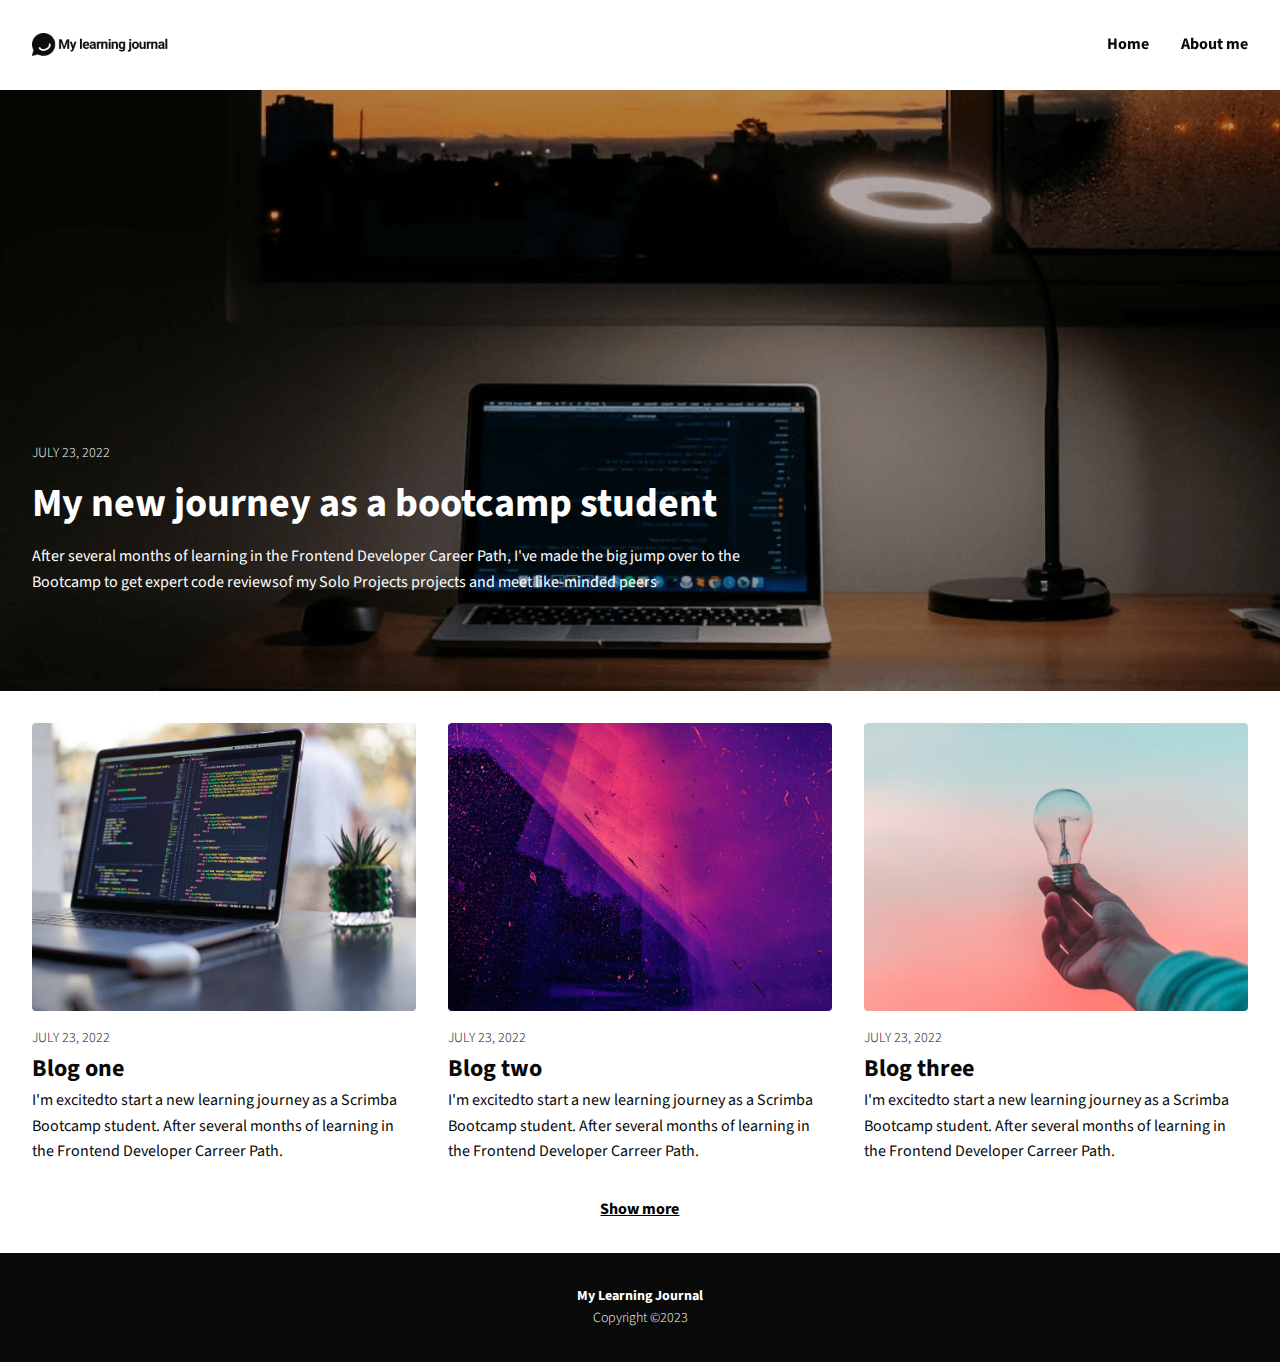
<file: index.html>
<!DOCTYPE html>
<html lang="en">
  <head>
    <meta charset="UTF-8" />
    <meta name="viewport" content="width=device-width, initial-scale=1.0" />
    <link rel="preconnect" href="https://fonts.googleapis.com" />
    <link rel="preconnect" href="https://fonts.gstatic.com" crossorigin />
    <link
      href="https://fonts.googleapis.com/css2?family=Source+Sans+3:wght@300;400;700&display=swap"
      rel="stylesheet"
    />
    <link rel="stylesheet" href="index.css" />
    <title>Learning Journal</title>
  </head>
  <body>
    <!--Header-->
    <header class="header main-grid">
      <div class="header-content">
        <img
          class="logo-link"
          src="./img/logo.png"
          alt="my learning journal logo"
        />
        <button class="open-nav">&#9776;</button>
        <nav class="nav">
          <button class="close-nav">&times;</button>
          <ul class="nav-list">
            <li class="nav-item">
              <a href="index.html" class="nav-link">Home</a>
            </li>
            <li class="nav-item">
              <a href="about.html" class="nav-link">About me</a>
            </li>
          </ul>
        </nav>
      </div>
    </header>

    <!--Main post-->
    <main class="main main-grid">
      <div class="main-content">
        <h1 class="main-title">
          <a href="blog.html">My new journey as a bootcamp student</a>
        </h1>
        <p class="main-text">
          After several months of learning in the Frontend Developer Career
          Path, I've made the big jump over to the Bootcamp to get expert code
          reviewsof my Solo Projects projects and meet like-minded peers
        </p>
        <p class="small date">July 23, 2022</p>
      </div>
    </main>

    <!--Article sections-->
    <section class="article-section main-grid">
      <div class="article-content main-grid">
        <div class="blog-post">
          <h2 class="blog-title">Blog one</h2>
          <p class="blog-text">
            I'm excitedto start a new learning journey as a Scrimba Bootcamp
            student. After several months of learning in the Frontend Developer
            Carreer Path.
          </p>
          <p class="small date">july 23, 2022</p>
          <img class="blog-img" src="./img/blog-image-01.png" alt="" />
        </div>

        <div class="blog-post">
          <h2 class="blog-title">Blog two</h2>
          <p class="blog-text">
            I'm excitedto start a new learning journey as a Scrimba Bootcamp
            student. After several months of learning in the Frontend Developer
            Carreer Path.
          </p>
          <p class="small date">july 23, 2022</p>
          <img class="blog-img" src="./img/blog-image-02.png" alt="" />
        </div>

        <div class="blog-post">
          <h2 class="blog-title">Blog three</h2>
          <p class="blog-text">
            I'm excitedto start a new learning journey as a Scrimba Bootcamp
            student. After several months of learning in the Frontend Developer
            Carreer Path.
          </p>
          <p class="small date">july 23, 2022</p>
          <img class="blog-img" src="./img/blog-image-03.png" alt="" />
        </div>
        <div class="blog-post extra hidden">
          <h2 class="blog-title">Blog four</h2>
          <p class="blog-text">
            I'm excitedto start a new learning journey as a Scrimba Bootcamp
            student. After several months of learning in the Frontend Developer
            Carreer Path.
          </p>
          <p class="small date">july 23, 2022</p>
          <img class="blog-img" src="./img/blog-image-04.png" alt="" />
        </div>
        <div class="blog-post extra hidden">
          <h2 class="blog-title">Blog five</h2>
          <p class="blog-text">
            I'm excitedto start a new learning journey as a Scrimba Bootcamp
            student. After several months of learning in the Frontend Developer
            Carreer Path.
          </p>
          <p class="small date">july 23, 2022</p>
          <img class="blog-img" src="./img/blog-image-05.png" alt="" />
        </div>
        <div class="blog-post extra hidden">
          <h2 class="blog-title">Blog six</h2>
          <p class="blog-text">
            I'm excitedto start a new learning journey as a Scrimba Bootcamp
            student. After several months of learning in the Frontend Developer
            Carreer Path.
          </p>
          <p class="small date">july 23, 2022</p>
          <img class="blog-img" src="./img/blog-image-06.png" alt="" />
        </div>
      </div>
      <button id="show-less" class="hidden">Show less</button>
      <button id="show-more">Show more</button>
    </section>

    <footer class="footer">
      <div class="container">
        <p class="small title">My Learning Journal</p>
        <p class="small">Copyright &copy;2023</p>
      </div>
    </footer>
    <script src="index.js"></script>
  </body>
</html>
</file>
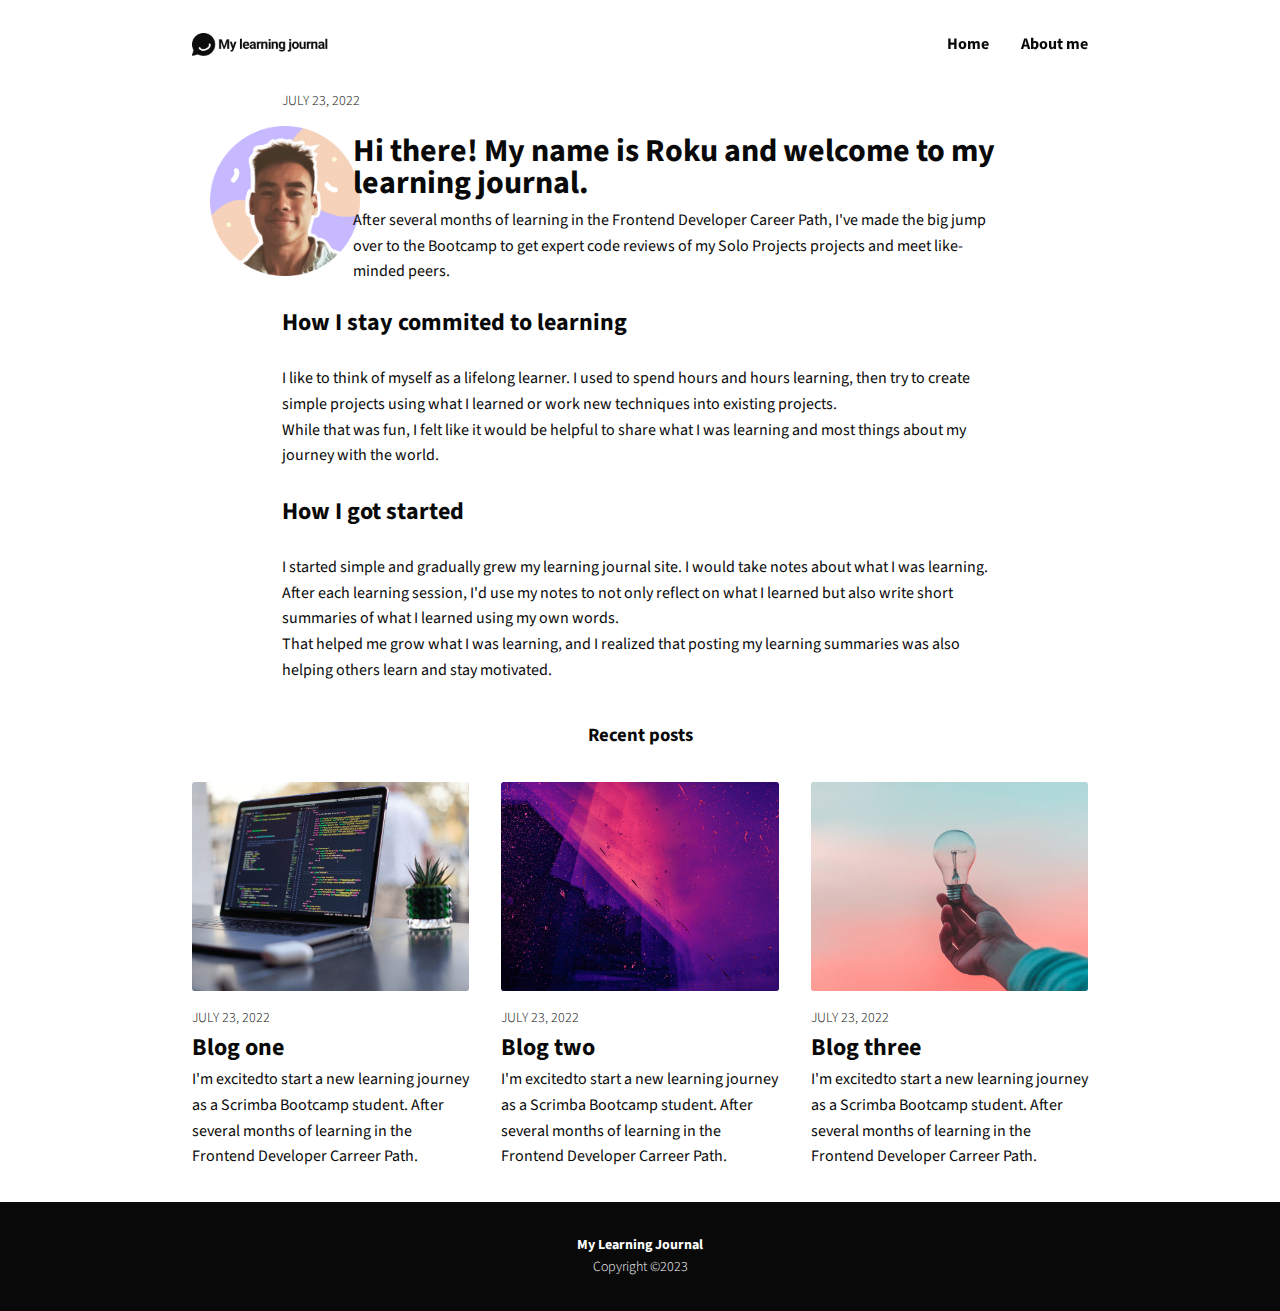
<file: about.html>
<!DOCTYPE html>
<html lang="en">
  <head>
    <meta charset="UTF-8" />
    <meta name="viewport" content="width=device-width, initial-scale=1.0" />
    <link rel="preconnect" href="https://fonts.googleapis.com" />
    <link rel="preconnect" href="https://fonts.gstatic.com" crossorigin />
    <link
      href="https://fonts.googleapis.com/css2?family=Source+Sans+3:wght@300;400;700&display=swap"
      rel="stylesheet"
    />
    <link rel="stylesheet" href="index.css" />
    <title>Learning Journal</title>
  </head>
  <body>
    <!--Header-->
    <header class="header main-grid container">
      <div class="header-content">
        <img
          class="logo-link"
          src="./img/logo.png"
          alt="my learning journal logo"
        />
        <button class="open-nav">&#9776;</button>
        <nav class="nav"  id="nav">
          <button class="close-nav">&times;</button>
          <ul class="nav-list">
            <li class="nav-item">
              <a href="index.html" class="nav-link">Home</a>
            </li>
            <li class="nav-item">
              <a href="about.html" class="nav-link">About me</a>
            </li>
          </ul>
        </nav>
      </div>
    </header>

    <!--Main post-->

    <main class="recent-post main-grid container">
      <div class="recent-post-content ">
        <img id="photo" src="./img/image 18.png" alt="">
        <h1 class="article-title about-title">Hi there! My name is Roku and welcome to my learning journal.</h1>
        <p class="main-text about-text">
          After several months of learning in the Frontend Developer Career Path, I've made the big jump over to the Bootcamp to get expert code reviews of my Solo Projects projects and meet like-minded peers.</p>
        <p class="small date">July 23, 2022</p>
        <h2 class="recent-post-subtitle position">How I stay commited to learning</h2>
        <p>I like to think of myself as a lifelong learner. I used to spend hours and hours learning, then try to create simple projects using what I learned or work new techniques into existing projects.</p>
        <p>While that was fun, I felt like it would be helpful to share what I was learning and most things about my journey with the world.</p>
        <h2 class="recent-post-subtitle">How I got started</h2>
        <p>I started simple and gradually grew my learning journal site. I would take notes about what I was learning. After each learning session, I'd use my notes to not only reflect on what I learned but also write short summaries of what I learned using my own words.</p>
        <p>That helped me grow what I was learning, and I realized that posting my learning summaries was also helping others learn and stay motivated.</p>
      </div>
     
    </main>

    <!--Article sections-->
    <section class="article-section main-grid container">
      <div class="article-content main-grid">
        <h3 id="posts-title">Recent posts</h3>
        <div class="blog-post">
          <h2 class="blog-title">Blog one</h2>
          <p class="blog-text">
            I'm excitedto start a new learning journey as a Scrimba Bootcamp
            student. After several months of learning in the Frontend Developer
            Carreer Path.
          </p>
          <p class="small date">july 23, 2022</p>
          <img class="blog-img" src="./img/blog-image-01.png" alt="" />
        </div>

        <div class="blog-post">
          <h2 class="blog-title">Blog two</h2>
          <p class="blog-text">
            I'm excitedto start a new learning journey as a Scrimba Bootcamp
            student. After several months of learning in the Frontend Developer
            Carreer Path.
          </p>
          <p class="small date">july 23, 2022</p>
          <img class="blog-img" src="./img/blog-image-02.png" alt="" />
        </div>

        <div class="blog-post">
          <h2 class="blog-title">Blog three</h2>
          <p class="blog-text">
            I'm excitedto start a new learning journey as a Scrimba Bootcamp
            student. After several months of learning in the Frontend Developer
            Carreer Path.
          </p>
          <p class="small date">july 23, 2022</p>
          <img class="blog-img" src="./img/blog-image-03.png" alt="" />
        </div>
        
    </section>

    <footer class="footer">
      <div class="container">
      <p class="small title">My Learning Journal</p>
      <p class="small">Copyright &copy;2023</p>
    </div>
    </footer>
    <script src="index.js"></script>
  </body>
</html>
</file>
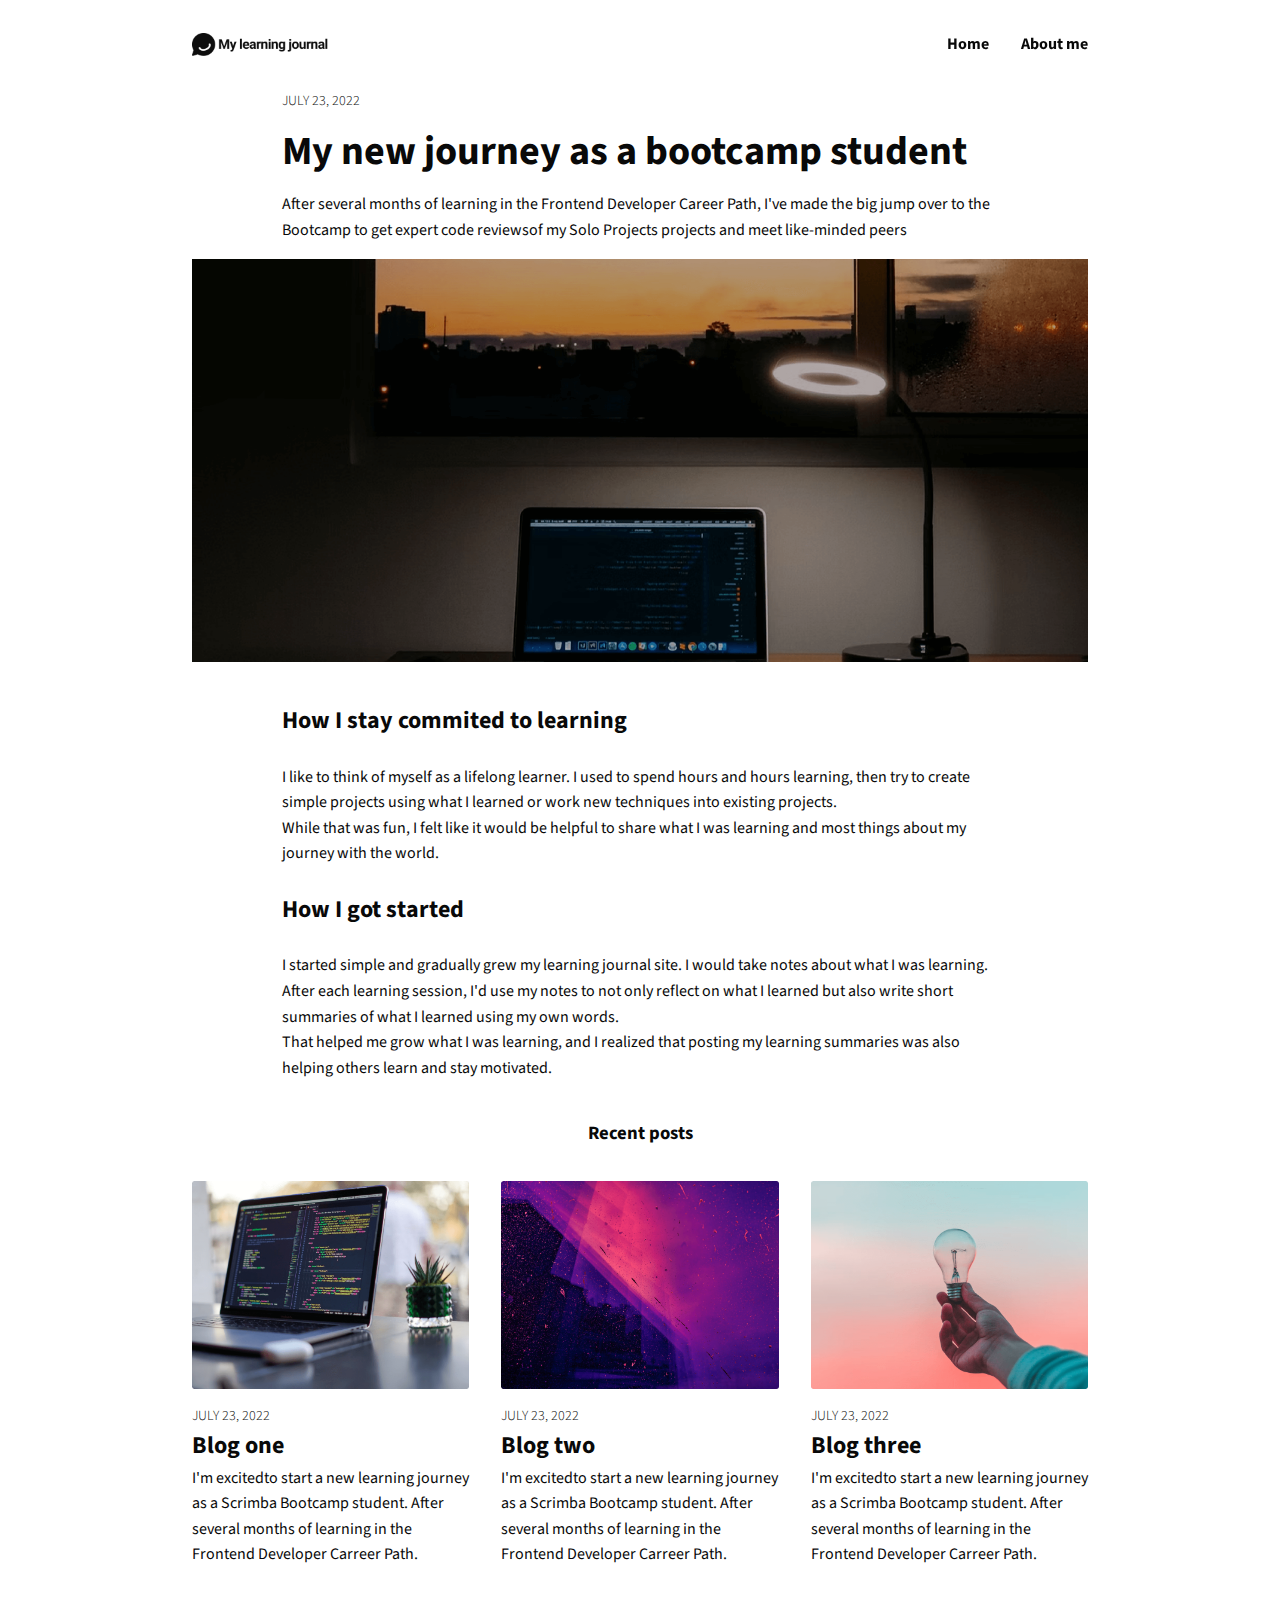
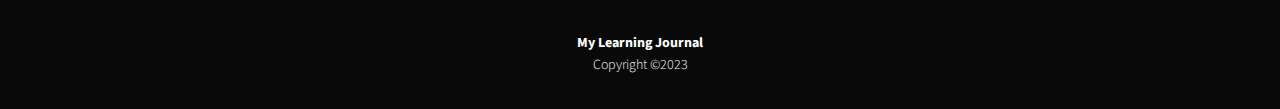
<file: blog.html>
<!DOCTYPE html>
<html lang="en">
  <head>
    <meta charset="UTF-8" />
    <meta name="viewport" content="width=device-width, initial-scale=1.0" />
    <link rel="preconnect" href="https://fonts.googleapis.com" />
    <link rel="preconnect" href="https://fonts.gstatic.com" crossorigin />
    <link
      href="https://fonts.googleapis.com/css2?family=Source+Sans+3:wght@300;400;700&display=swap"
      rel="stylesheet"
    />
    <link rel="stylesheet" href="index.css" />
    <title>Learning Journal</title>
  </head>
  <body>
    <!--Header-->
    <header class="header main-grid container">
      <div class="header-content">
        <img
          class="logo-link"
          src="./img/logo.png"
          alt="my learning journal logo"
        />
        <button class="open-nav">&#9776;</button>
        <nav class="nav" id="nav">
          <button class="close-nav">&times;</button>
          <ul class="nav-list">
            <li class="nav-item">
              <a href="index.html" class="nav-link">Home</a>
            </li>
            <li class="nav-item">
              <a href="about.html" class="nav-link">About me</a>
            </li>
          </ul>
        </nav>
      </div>
    </header>

    <!--Main post-->

    <main class="recent-post main-grid container">
      <div class="recent-post-content">
        <h1 class="article-title">My new journey as a bootcamp student</h1>
        <p class="main-text">
          After several months of learning in the Frontend Developer Career
          Path, I've made the big jump over to the Bootcamp to get expert code
          reviewsof my Solo Projects projects and meet like-minded peers
        </p>
        <p class="small date">July 23, 2022</p>
        
      </div>
      <img class="recent-post-image" src="./img/blog-image-hero-desktop.png" alt="">
      <div class="recent-post-content">
        <h2 class="recent-post-subtitle">How I stay commited to learning</h2>
        <p>I like to think of myself as a lifelong learner. I used to spend hours and hours learning, then try to create simple projects using what I learned or work new techniques into existing projects.</p>
        <p>While that was fun, I felt like it would be helpful to share what I was learning and most things about my journey with the world.</p>
        <h2 class="recent-post-subtitle">How I got started</h2>
        <p>I started simple and gradually grew my learning journal site. I would take notes about what I was learning. After each learning session, I'd use my notes to not only reflect on what I learned but also write short summaries of what I learned using my own words.</p>
        <p>That helped me grow what I was learning, and I realized that posting my learning summaries was also helping others learn and stay motivated.</p>
      </div>
    </main>

    <!--Article sections-->
    <section class="article-section main-grid container">
      <div class="article-content main-grid">
        <h3 id="posts-title">Recent posts</h3>
        <div class="blog-post">
          <h2 class="blog-title">Blog one</h2>
          <p class="blog-text">
            I'm excitedto start a new learning journey as a Scrimba Bootcamp
            student. After several months of learning in the Frontend Developer
            Carreer Path.
          </p>
          <p class="small date">july 23, 2022</p>
          <img class="blog-img" src="./img/blog-image-01.png" alt="" />
        </div>

        <div class="blog-post">
          <h2 class="blog-title">Blog two</h2>
          <p class="blog-text">
            I'm excitedto start a new learning journey as a Scrimba Bootcamp
            student. After several months of learning in the Frontend Developer
            Carreer Path.
          </p>
          <p class="small date">july 23, 2022</p>
          <img class="blog-img" src="./img/blog-image-02.png" alt="" />
        </div>

        <div class="blog-post">
          <h2 class="blog-title">Blog three</h2>
          <p class="blog-text">
            I'm excitedto start a new learning journey as a Scrimba Bootcamp
            student. After several months of learning in the Frontend Developer
            Carreer Path.
          </p>
          <p class="small date">july 23, 2022</p>
          <img class="blog-img" src="./img/blog-image-03.png" alt="" />
        </div>
        
    </section>

    <footer class="footer">
      <div class="container">
      <p class="small title">My Learning Journal</p>
      <p class="small">Copyright &copy;2023</p>
    </div>
    </footer>
    <script src="index.js"></script>
  </body>
</html>
</file>
<file: index.css>
* {
  box-sizing: border-box;
}

body {
  margin: 0;
  padding: 0;
  font-family: "Source Sans 3", sans-serif;
  color: #090909;
  font-size: 1rem;
  line-height: 1.6;
}
h1,
h2,
h3,
p {
  margin: 0;
}

h1 {
  font-size: 2rem;
  font-weight: 700;
}
h2 {
  font-size: 1.5rem;
  font-weight: 700;
}
h3 {
  font-weight: 1rem;
  font-weight: 700;
}
.small {
  font-size: 0.875rem;
  font-weight: 300;
}

img {
  display: block;
}

.transparent {
  opacity: 0;
}

/* ==================
    general layout
===================== */

.main-grid {
  display: grid;
  grid-template-columns: minmax(1em, 1fr) minmax(0px, 500px) minmax(1em, 1fr);
  grid-column-gap: 2em;
}

/* navigation */
.logo-link {
  width: 140px;
  margin-left: 2em;
}

.header-content {
  display: flex;
  grid-column: 1 / -1;
  align-items: center;
}

.nav {
  position: fixed;
  width: 50%;
  top: 0;
  right: 0;
  bottom: 0;
  left: 100%;
  transform: translateX(0);
  transition: all 250ms ease-in;
  box-shadow: 0 4px 30px rgba(0, 0, 0, 0.1);
  border-top-left-radius: 15px;
  border-bottom-left-radius: 15px;
  backdrop-filter: blur(5px);
}

#nav {
  background: rgba(90, 90, 90, 0.5);
  color: #fff;
}

.navigation-open {
  transform: translateX(-100%);
}

.nav-list {
  display: flex;
  list-style: none;
  margin: 0;
  padding: 0;
  height: 50%;
  align-items: center;
  justify-content: space-around;
  flex-direction: column;
}

.nav-link {
  color: #fff;
  text-decoration: none;
  font-size: 2rem;
  font-weight: 700;
}

.nav-link:hover,
.nav-link:focus {
  color: #cf2b36;
  text-decoration: underline;
}

.close-nav {
  border: 0;
  background: 0;
  color: #cf2b36;
  font-weight: 700;
  font-size: 3rem;
  cursor: pointer;
  padding: 0.5em;
  position: absolute;
}

.open-nav {
  border: 0;
  background: 0;
  color: #000;
  cursor: pointer;
  padding: 0.5em;
  margin-left: auto;
  font-size: 1.5em;
}

/*main content*/

.main {
  background-image: url("./img/article-image-hero-mobile.png");
  background-size: cover;
  color: #fff;
  padding: 2em 0em;
}

.main-content {
  grid-column: 2/-2;
  display: flex;
  flex-direction: column;
}
.main-title {
  margin: 0.5em 0;
  line-height: 1;
}

.main-title a {
  color: #fff;
  text-decoration: none;
  cursor: pointer;
}
.main-title a:focus,
.main-title a:hover {
  color: #cf2b36;
  text-decoration: underline;
}

.main-text {
  margin: 0;
}
.date {
  order: -1;
  margin: 0;
  text-transform: uppercase;
}

/*article section*/
.article-content {
  grid-column: 1/-1;
  padding: 0 2em;
}

.blog-post {
  display: flex;
  flex-direction: column;
  padding: 2em 0;
}
.blog-img {
  order: -2;
  margin-bottom: 1em;
}

.blog-title {
  margin: 0;
}
.blog-text {
  margin: 0;
}
.blog-post {
  grid-column: 1/-1;
}

#show-less,
#show-more {
  grid-column: 2;
  border: 0;
  background-color: inherit;
  cursor: pointer;
  font-family: inherit;
  font-size: 1rem;
  font-weight: 700;
  margin-bottom: 2em;
  text-decoration: underline;
}

#show-less:hover,
#show-less:focus,
#show-more:hover,
#show-more:focus {
  color: #cf2b36;
}

.footer {
  background: #090909;
  color: #fff;
  padding: 2em;
  text-align: center;
}

.footer > * {
  margin: 0;
}
.title {
  font-weight: 700;
}

/*blog/article page*/

.recent-post {
  grid-column: 1/-1;
  padding: 0 2em;
  margin: 2em 0;
}

.recent-post-content {
  grid-column: span 3;
  display: flex;
  flex-direction: column;
  position: relative;
}
.recent-post-image {
  width: 100%;
  grid-column: span 3;
  margin: 1em 0;
}

.article-title {
  line-height: 1;
  margin: 0.5em 0;
}

.recent-post-subtitle {
  font-size: 1rem;
  margin: 1em 0;
}

#posts-title {
  grid-column: span 3;
  text-align: center;
  margin: 2em 0 0 0;
}
#photo {
  max-width: 150px;
  margin: 1em 0;
}

@media (min-width: 600px) {
  /*typography*/
  h1 {
    font-size: 2.5rem;
    font-weight: 700;
  }

  .nav-link {
    font-size: 1rem;
  }
  #nav {
    background: #fff;
    color: #090909;
  }

  /*layout*/
  .container {
    max-width: 75%;
    margin: 0 auto;
  }
  .main-grid {
    grid-template-columns: repeat(3, minmax(150px, 500px));
  }
  .logo-link {
    margin-left: 0;
  }
  .header-content {
    padding: 2em;
  }

  /*nav*/
  .open-nav,
  .close-nav {
    display: none;
  }

  .nav {
    position: initial;
    box-shadow: none;
    margin-left: auto;
  }

  .nav-list {
    flex-direction: row;
    justify-content: end;
  }

  .nav-item {
    margin-left: 2em;
  }
  .nav-link {
    color: #090909;
  }

  /*main*/
  .main {
    background-position: 0 20%;
  }

  .main-content {
    grid-column: 1/-2;
    padding: 20em 2em 4em 2em;
  }

  /*blog section*/

  .blog-post {
    grid-column: span 1;
  }
  .blog-post:first-child {
    grid-column: 1 / span 1;
  }

  /*article/blog page*/
  .recent-post-content {
    width: 80%;
    margin: 0 auto;
    padding: 0;
  }
  .recent-post-subtitle {
    font-size: 1.5rem;
  }
  .about-title,
  .about-text {
    position: absolute;
  }

  .about-title {
    top: 5%;
    left: 10%;
    font-size: 2rem;
  }

  .about-text {
    top: 20%;
    left: 10%;
  }
  .position {
    margin-top: 8em;
  }

  #photo {
    position: absolute;
    left: -10%;
    top: 20px;
  }
}

.hidden {
  display: none;
}
</file>
